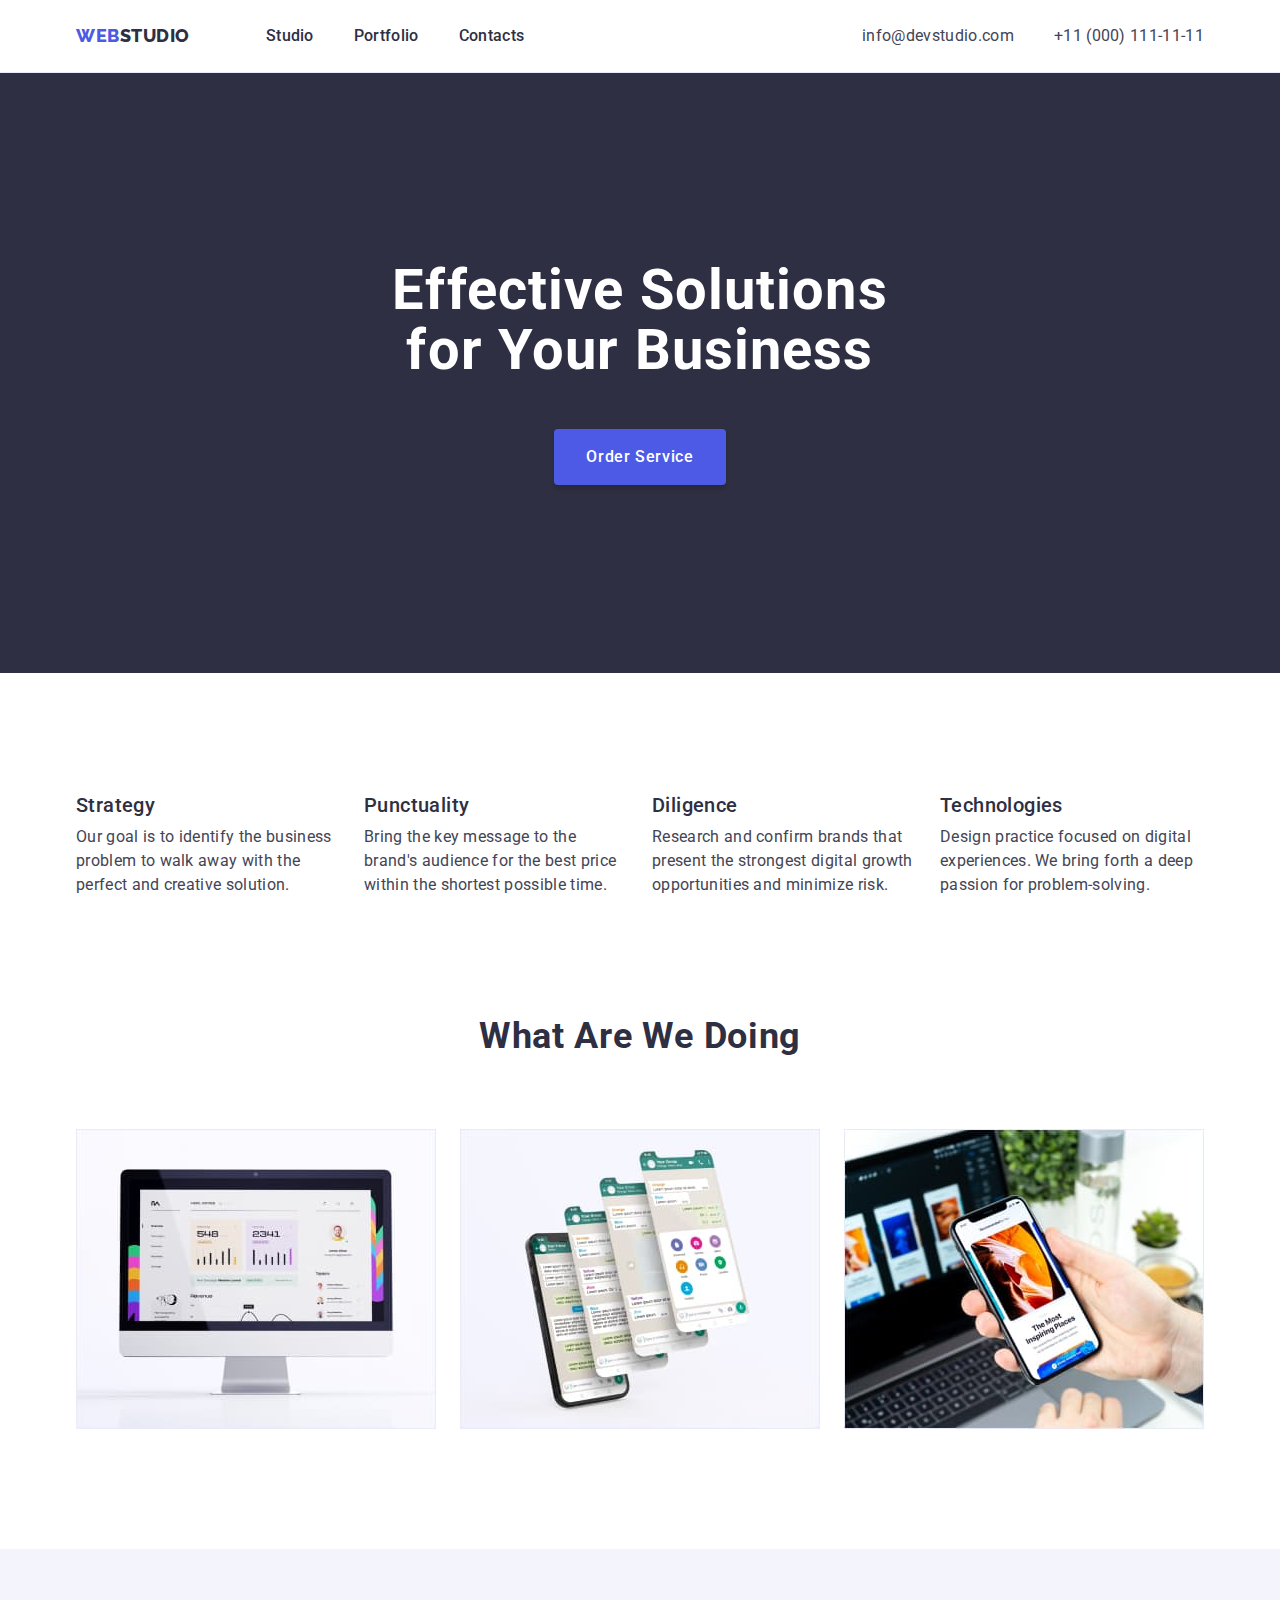
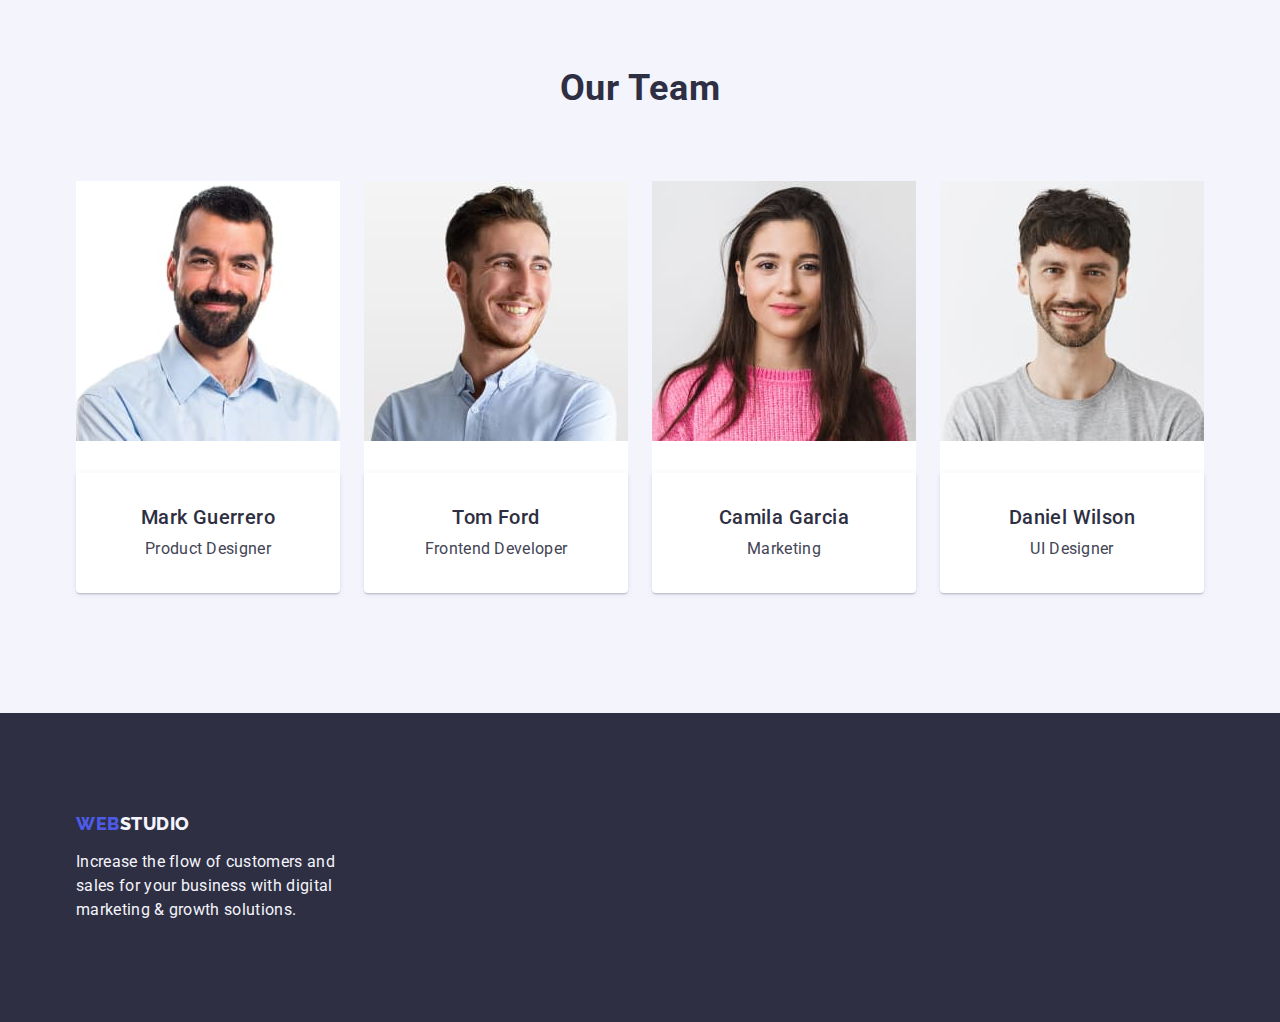
<file: index.html>
<!DOCTYPE html>
<html lang="en">
  <head>
    <meta charset="UTF-8" />
    <meta http-equiv="X-UA-Compatible" content="IE=edge" />
    <meta name="viewport" content="width=device-width, initial-scale=1.0" />
    <title>WebStudio</title>
    <link rel="preconnect" href="https://fonts.googleapis.com" />
    <link rel="preconnect" href="https://fonts.gstatic.com" crossorigin />
    <link
      href="https://fonts.googleapis.com/css2?family=Raleway:wght@800&family=Roboto:wght@400;500;700;900&display=swap"
      rel="stylesheet"
    />
    <link
      href="https://cdn.jsdelivr.net/npm/modern-normalize@1.1.0/modern-normalize.min.css"
      rel="stylesheet"
    />
    <link rel="stylesheet" href="./css/styles.css" />
  </head>
  <body>
    <header class="header">
      <div class="header-flex container">
        <nav class="nav">
          <a class="logo link" href="./index.html"
            >Web<span class="logo-text">Studio</span></a
          >
          <ul class="site-nav list">
            <li class="item">
              <a class="nav-link link" href="./index.html">Studio</a>
            </li>
            <li class="item">
              <a class="nav-link link" href="./portfolio.html">Portfolio</a>
            </li>
            <li class="item">
              <a class="nav-link link" href="">Contacts</a>
            </li>
          </ul>
        </nav>
        <address class="address">
          <ul class="site-address list">
            <li class="item">
              <a class="address-link link" href="mailto:info@devstudio.com"
                >info@devstudio.com</a
              >
            </li>
            <li class="item">
              <a class="address-link link" href="tel:+110001111111"
                >+11 (000) 111-11-11</a
              >
            </li>
          </ul>
        </address>
      </div>
    </header>
    <main class="main">
      <section class="hero-section">
        <div class="hero container">
          <h1 class="title">Effective Solutions for Your Business</h1>

          <button class="title-btn" type="button">Order Service</button>
        </div>
      </section>
      <section class="feature-section">
        <div class="container">
          <h2 class="features-title visually-hidden">Features</h2>
          <ul class="features list">
            <li class="feature-content">
              <h3 class="feature-subject">Strategy</h3>
              <p class="feature-text">
                Our goal is to identify the business problem to walk away with
                the perfect and creative solution.
              </p>
            </li>
            <li class="feature-content">
              <h3 class="feature-subject">Punctuality</h3>
              <p class="feature-text">
                Bring the key message to the brand's audience for the best price
                within the shortest possible time.
              </p>
            </li>
            <li class="feature-content">
              <h3 class="feature-subject">Diligence</h3>
              <p class="feature-text">
                Research and confirm brands that present the strongest digital
                growth opportunities and minimize risk.
              </p>
            </li>
            <li class="feature-content">
              <h3 class="feature-subject">Technologies</h3>
              <p class="feature-text">
                Design practice focused on digital experiences. We bring forth a
                deep passion for problem-solving.
              </p>
            </li>
          </ul>
        </div>
      </section>
      <section class="products-section">
        <div class="container">
          <h2 class="products-title">What are we doing</h2>
          <ul class="products-list list">
            <li class="products-item">
              <img
                class="product-img"
                src="./images/img-1.jpg"
                alt="Graphics on the monitor"
                width="360"
                height="300"
              />
            </li>
            <li class="products-item">
              <img
                class="product-img"
                src="./images/img-2.jpg"
                alt="Mobile application pages"
                width="360"
                height="300"
              />
            </li>
            <li class="products-item">
              <img
                class="product-img"
                src="./images/img-3.jpg"
                alt="Mobile App"
                width="360"
                height="300"
              />
            </li>
          </ul>
        </div>
      </section>
      <section class="team-cards">
        <div class="container">
          <h2 class="team-title">Our Team</h2>
          <ul class="cards list">
            <li class="card">
              <img
                class="card-img"
                src="./images/member1.jpg"
                alt="Project participant"
                width="264"
                height="260"
              />
              <div class="card-info">
                <h3 class="card-caption">Mark Guerrero</h3>
                <p class="card-text">Product Designer</p>
              </div>
            </li>
            <li class="card">
              <img
                class="card-img"
                src="./images/member2.jpg"
                alt="Project participant"
                width="264"
                height="260"
              />
              <div class="card-info">
                <h3 class="card-caption">Tom Ford</h3>
                <p class="card-text">Frontend Developer</p>
              </div>
            </li>
            <li class="card">
              <img
                class="card-img"
                src="./images/member3.jpg"
                alt="Project participant"
                width="264"
                height="260"
              />
              <div class="card-info">
                <h3 class="card-caption">Camila Garcia</h3>
                <p class="card-text">Marketing</p>
              </div>
            </li>
            <li class="card">
              <img
                class="card-img"
                src="./images/member4.jpg"
                alt="Project participant"
                width="264"
                height="260"
              />
              <div class="card-info">
                <h3 class="card-caption">Daniel Wilson</h3>
                <p class="card-text">UI Designer</p>
              </div>
            </li>
          </ul>
        </div>
      </section>
    </main>
    <footer class="footer">
      <div class="footer-info container">
        <a class="logo link" href="./index.html"
          >Web<span class="logo-footer">Studio</span></a
        >
        <p class="footer-text">
          Increase the flow of customers and sales for your business with
          digital marketing & growth solutions.
        </p>
      </div>
    </footer>
  </body>
</html>
</file>
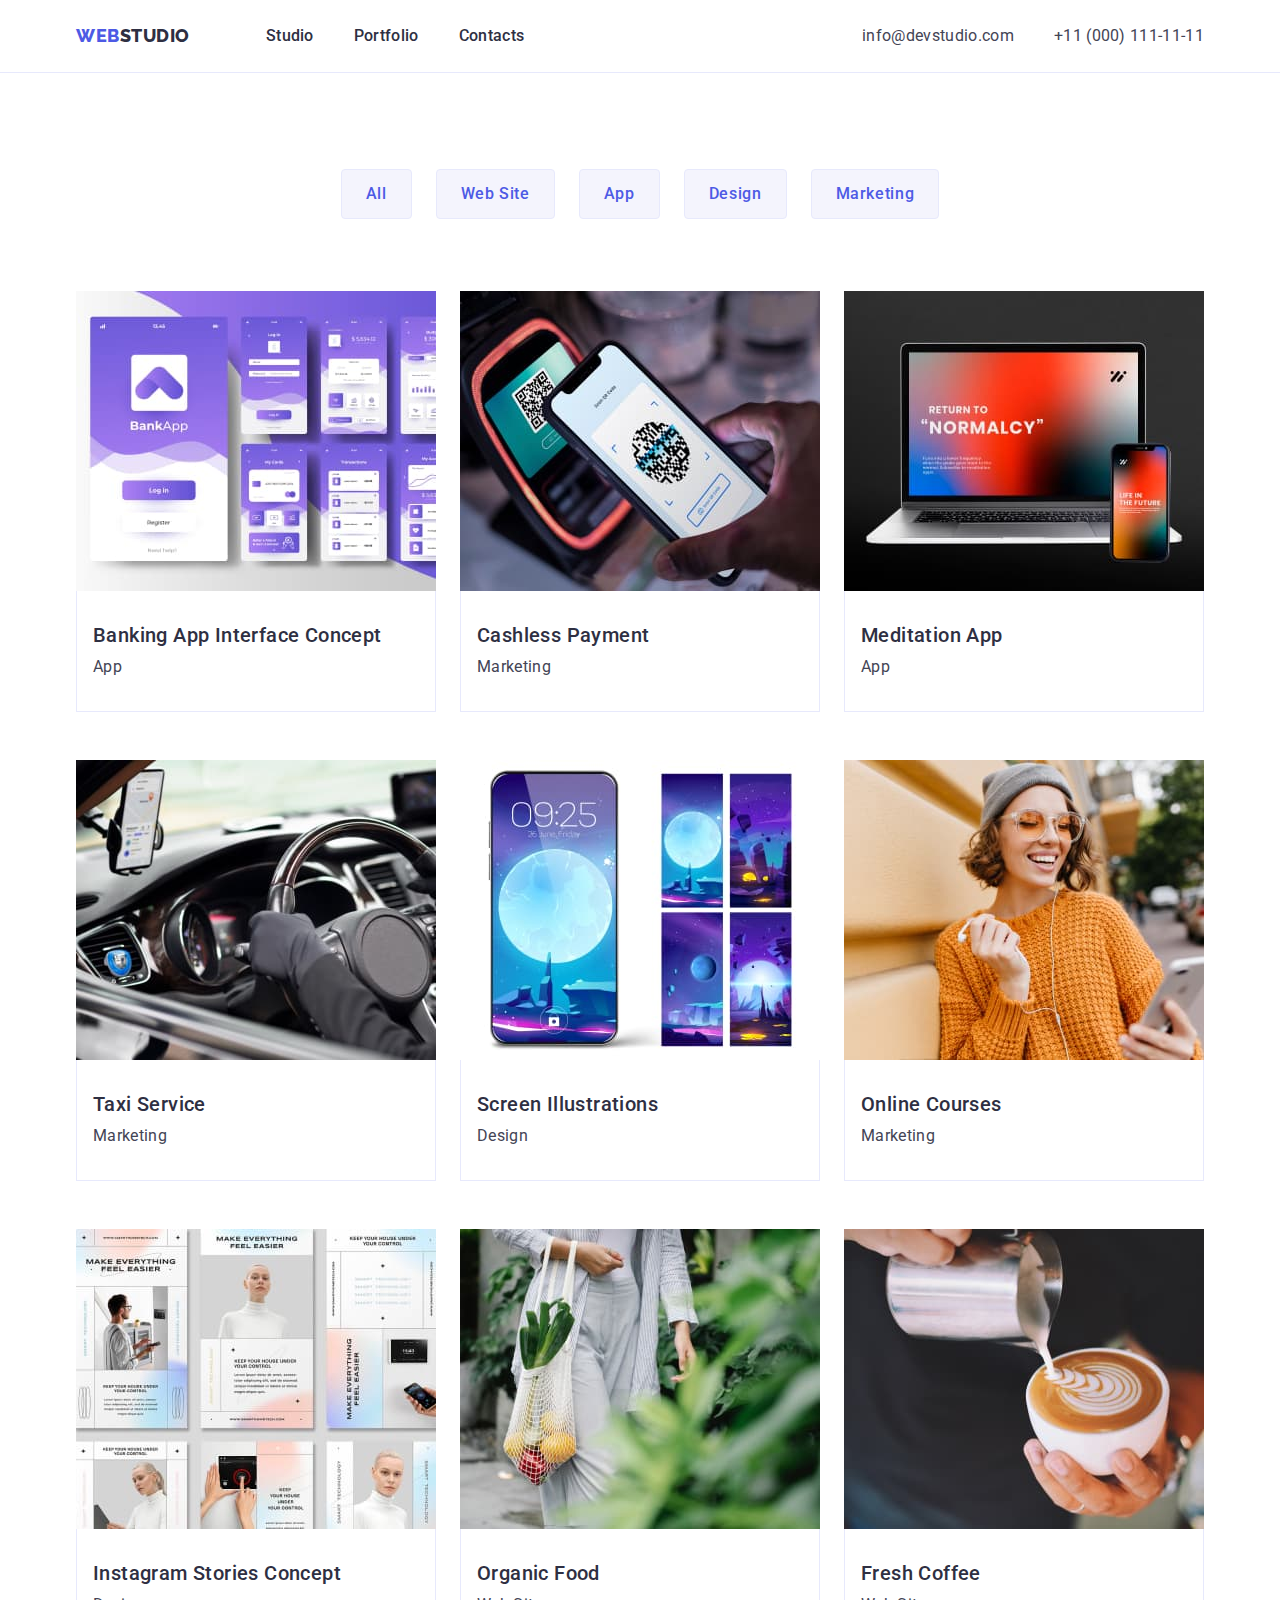
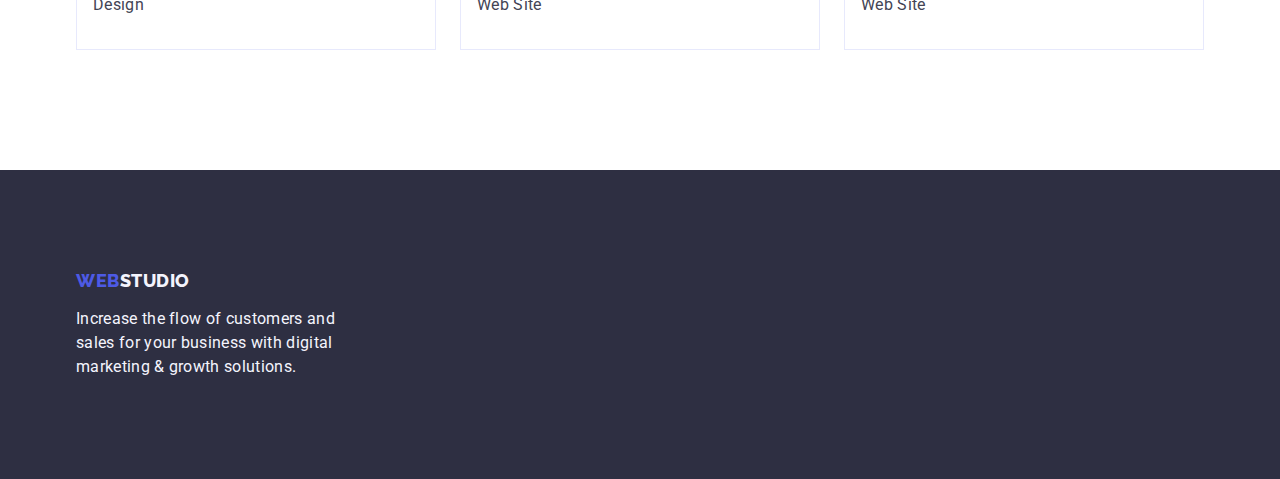
<file: portfolio.html>
<!DOCTYPE html>
<html lang="en">
  <head>
    <meta charset="UTF-8" />
    <meta http-equiv="X-UA-Compatible" content="IE=edge" />
    <meta name="viewport" content="width=device-width, initial-scale=1.0" />
    <title>WebStudio</title>
    <link rel="preconnect" href="https://fonts.googleapis.com" />
    <link rel="preconnect" href="https://fonts.gstatic.com" crossorigin />
    <link
      href="https://fonts.googleapis.com/css2?family=Raleway:wght@800&family=Roboto:wght@400;500;700;900&display=swap"
      rel="stylesheet"
    />
    <link
      href="https://cdn.jsdelivr.net/npm/modern-normalize@1.1.0/modern-normalize.min.css"
      rel="stylesheet"
    />
    <link rel="stylesheet" href="./css/styles.css" />
  </head>
  <body>
    <header class="header">
      <div class="header-flex container">
        <nav class="nav">
          <a class="logo link" href="./index.html"
            >Web<span class="logo-text">Studio</span></a
          >
          <ul class="site-nav list">
            <li class="item">
              <a class="nav-link link" href="./index.html">Studio</a>
            </li>
            <li class="item">
              <a class="nav-link link" href="./portfolio.html">Portfolio</a>
            </li>
            <li class="item">
              <a class="nav-link link" href="">Contacts</a>
            </li>
          </ul>
        </nav>
        <address class="address">
          <ul class="site-address list">
            <li class="item">
              <a class="address-link link" href="mailto:info@devstudio.com"
                >info@devstudio.com</a
              >
            </li>
            <li class="item">
              <a class="address-link link" href="tel:+110001111111"
                >+11 (000) 111-11-11</a
              >
            </li>
          </ul>
        </address>
      </div>
    </header>
    <main>
      <section class="portfolio">
        <div class="container">
          <h1 class="visually-hidden">Our Portfolio</h1>
          <ul class="portfolio-buttons list">
            <li><button class="portfolio-btn" type="button">All</button></li>
            <li>
              <button class="portfolio-btn" type="button">Web Site</button>
            </li>
            <li><button class="portfolio-btn" type="button">App</button></li>
            <li><button class="portfolio-btn" type="button">Design</button></li>
            <li>
              <button class="portfolio-btn" type="button">Marketing</button>
            </li>
          </ul>
          <ul class="portfolio-cards list">
            <li class="portfolio-item">
              <a class="link-card link" href=""
                ><img
                  class="link-card-img"
                  src="./images/portfolio-img/pf-img1.jpg"
                  alt="Banking App Interface Concept"
                  width="360"
                  height="300"
                />
                <div class="portfolio-info-card">
                  <h2 class="card-subject">Banking App Interface Concept</h2>
                  <p class="link-card-text">App</p>
                </div></a
              >
            </li>
            <li class="portfolio-item">
              <a class="link-card link" href=""
                ><img
                  class="link-card-img"
                  src="./images/portfolio-img/pf-img2.jpg"
                  alt="Cashless Payment"
                  width="360"
                  height="300"
                />
                <div class="portfolio-info-card">
                  <h2 class="card-subject">Cashless Payment</h2>
                  <p class="link-card-text">Marketing</p>
                </div></a
              >
            </li>
            <li class="portfolio-item">
              <a class="link-card link" href=""
                ><img
                  class="link-card-img"
                  src="./images/portfolio-img/pf-img3.jpg"
                  alt="Meditation App"
                  width="360"
                  height="300"
                />
                <div class="portfolio-info-card">
                  <h2 class="card-subject">Meditation App</h2>
                  <p class="link-card-text">App</p>
                </div></a
              >
            </li>
            <li class="portfolio-item">
              <a class="link-card link" href=""
                ><img
                  class="link-card-img"
                  src="./images/portfolio-img/pf-img4.jpg"
                  alt="Taxi Service"
                  width="360"
                  height="300"
                />
                <div class="portfolio-info-card">
                  <h2 class="card-subject">Taxi Service</h2>
                  <p class="link-card-text">Marketing</p>
                </div></a
              >
            </li>
            <li class="portfolio-item">
              <a class="link-card link" href=""
                ><img
                  class="link-card-img"
                  src="./images/portfolio-img/pf-img5.jpg"
                  alt="Screen Illustrations"
                  width="360"
                  height="300"
                />
                <div class="portfolio-info-card">
                  <h2 class="card-subject">Screen Illustrations</h2>
                  <p class="link-card-text">Design</p>
                </div></a
              >
            </li>
            <li class="portfolio-item">
              <a class="link-card link" href=""
                ><img
                  class="link-card-img"
                  src="./images/portfolio-img/pf-img6.jpg"
                  alt="Online Courses"
                  width="360"
                  height="300"
                />
                <div class="portfolio-info-card">
                  <h2 class="card-subject">Online Courses</h2>
                  <p class="link-card-text">Marketing</p>
                </div></a
              >
            </li>
            <li class="portfolio-item">
              <a class="link-card link" href=""
                ><img
                  class="link-card-img"
                  src="./images/portfolio-img/pf-img7.jpg"
                  alt="Instagram Stories Concept"
                  width="360"
                  height="300"
                />
                <div class="portfolio-info-card">
                  <h2 class="card-subject">Instagram Stories Concept</h2>
                  <p class="link-card-text">Design</p>
                </div></a
              >
            </li>
            <li class="portfolio-item">
              <a class="link-card link" href=""
                ><img
                  class="link-card-img"
                  src="./images/portfolio-img/pf-img8.jpg"
                  alt="Organic Food"
                  width="360"
                  height="300"
                />
                <div class="portfolio-info-card">
                  <h2 class="card-subject">Organic Food</h2>
                  <p class="link-card-text">Web Site</p>
                </div></a
              >
            </li>
            <li class="portfolio-item">
              <a class="link-card link" href=""
                ><img
                  class="link-card-img"
                  src="./images/portfolio-img/pf-img9.jpg"
                  alt="Fresh Coffee"
                  width="360"
                  height="300"
                />
                <div class="portfolio-info-card">
                  <h2 class="card-subject">Fresh Coffee</h2>
                  <p class="link-card-text">Web Site</p>
                </div>
              </a>
            </li>
          </ul>
        </div>
      </section>
    </main>
    <footer class="footer">
      <div class="footer-info container">
        <a class="logo link" href="./index.html"
          >Web<span class="logo-footer">Studio</span></a
        >
        <p class="footer-text">
          Increase the flow of customers and sales for your business with
          digital marketing & growth solutions.
        </p>
      </div>
    </footer>
  </body>
</html>
</file>
<file: css/styles.css>
/* reset start */
h1,
h2,
h3,
h4,
h5,
h6,
p {
  margin: 0;
}
ul {
  margin: 0;
  padding: 0;
  list-style: none;
}
img {
  display: block;
}
/* reset end */
:root {
  --color-primary-brand: #4d5ae5;
  --color-pressed-state: #404bbf;
  --color-dark: #2e2f42;
  --color-success: #31d0aa;
  --color-text: #434455;
  --color-subtle: #8e8f99;
  --color-accent: #e7e9fc;
  --color-light: #f4f4fd;
  --color-modal-overlay: #2e2f42;
  --color-hero-background: #2e2f42;
  --color-white-background: #ffffff;
  --color-modal-background: #fcfcfc;
}
body {
  font-family: "Roboto", sans-serif;
  color: var(--color-text);
  background-color: var(--color-white-background);
}
.container {
  width: 1158px;
  padding-left: 15px;
  padding-right: 15px;
  margin-left: auto;
  margin-right: auto;
  /* outline: 2px solid red; */
  outline-offset: -2px;
}
.visually-hidden {
  position: absolute;
  width: 1px;
  height: 1px;
  margin: -1px;
  border: 0;
  padding: 0;

  white-space: nowrap;
  clip-path: inset(100%);
  clip: rect(0 0 0 0);
  overflow: hidden;
}
.header {
  background-color: --color-white-background;
  border-bottom: 1px solid var(--color-accent);
}
.logo {
  font-family: "Raleway", sans-serif;
  font-weight: 800;
  font-size: 18px;
  line-height: 1.17;
  align-items: center;
  letter-spacing: 0.03em;
  text-transform: uppercase;
  color: var(--color-primary-brand);
  margin-right: 76px;
}
.link {
  text-decoration: none;
}
.logo-text {
  color: var(--color-dark);
}
.nav {
  display: flex;
  align-items: center;
  margin-right: auto;
}
.site-nav {
  display: flex;
  gap: 40px;
}

.nav-link {
  display: block;
  padding-top: 24px;
  padding-bottom: 24px;
  font-weight: 500;
  font-size: 16px;
  line-height: 1.5;
  color: var(--color-dark);
  letter-spacing: 0.02em;
}
.nav-link:hover,
.nav-link:focus {
  color: var(--color-pressed-state);
}
.address {
  font-style: normal;
  letter-spacing: 0.02em;
}
.site-address {
  display: flex;
  gap: 40px;
}

.address-link,
.address-link {
  color: var(--color-text);
  font-weight: 400;
  font-size: 16px;
  line-height: 1.5;
}
.address-link:hover,
.address-link:focus {
  color: var(--color-pressed-state);
}
.header-flex {
  display: flex;
  align-items: center;
}
.hero-section {
  background-color: var(--color-hero-background);
  padding-top: 188px;
  padding-bottom: 188px;
}
.hero {
  text-align: center;
}
.title {
  margin: 0 auto;
  max-width: 496px;
  font-family: "Roboto";
  font-weight: 700;
  font-size: 56px;
  line-height: 1.07;
  letter-spacing: 0.02em;
  color: var(--color-white-background);
  text-align: center;
}
.title-btn {
  min-width: 169px;
  min-height: 56px;
  display: block;
  margin-left: auto;
  margin-right: auto;
  margin-top: 48px;
  padding: 16px 32px;

  color: var(--color-white-background);
  background-color: var(--color-primary-brand);
  box-shadow: 0px 4px 4px rgba(0, 0, 0, 0.15);
  border: none;
  border-radius: 4px;
  font-family: inherit;
  font-weight: 500;
  font-size: 16px;
  line-height: 1.5;
  letter-spacing: 0.04em;
  cursor: pointer;
}
.title-btn:hover,
.title-btn:focus {
  background-color: var(--color-pressed-state);
}
.feature-section {
  padding-top: 120px;
  padding-bottom: 120px;
}
.features {
  display: flex;
  gap: 24px;
}
.feature-content {
  flex-basis: calc((100% - 72px) / 4);
}
.feature-subject {
  font-weight: 500;
  font-size: 20px;
  line-height: 1.2;
  letter-spacing: 0.02em;
  color: var(--color-dark);
  margin-bottom: 8px;
}
.feature-text {
  font-weight: 400;
  font-size: 16px;
  line-height: 1.5;
  letter-spacing: 0.02em;
  color: var(--color-text);
}
.products-section {
  padding-bottom: 120px;
}
.products-title {
  font-weight: 700;
  font-size: 36px;
  line-height: 40px;
  letter-spacing: 0.02em;
  text-transform: capitalize;
  color: var(--color-dark);
  line-height: 1.11;
  text-align: center;
  /* margin-left: auto;
  margin-right: auto; */
  /* max-width: 324px; */
  margin-bottom: 72px;
}
.products-list {
  display: flex;
  gap: 24px;
}
.products-item {
  flex-basis: calc((100%-24px * 2) / 3);
}
/* .product-img {
} */
.team-cards {
  background-color: var(--color-light);
  padding-top: 120px;
  padding-bottom: 120px;
}
.team-title {
  margin-bottom: 72px;
  /* margin-left: auto;
  margin-right: auto; */
  font-weight: 700;
  font-size: 36px;
  line-height: 1.11;
  letter-spacing: 0.02em;
  text-transform: capitalize;
  color: var(--color-dark);
  text-align: center;
  /* max-width: 163px;
  min-height: 40px; */
}
.cards {
  display: flex;
  gap: 24px;
}
.card {
  background-color: var(--color-white-background);
  flex-basis: calc((100%-24 * 3) / 4);
}
.card-img {
  margin-bottom: 32px;
}
.card-info {
  padding: 32px 16px;
  text-align: center;
  box-shadow: 0px 1px 6px rgba(46, 47, 66, 0.08),
    0px 1px 1px rgba(46, 47, 66, 0.16), 0px 2px 1px rgba(46, 47, 66, 0.08);
  border-radius: 0px 0px 4px 4px;
}
.card-caption {
  font-weight: 500;
  font-size: 20px;
  line-height: 1.2;
  letter-spacing: 0.02em;
  color: var(--color-dark);
  margin-bottom: 8px;
}
.card-text {
  font-weight: 400;
  font-size: 16px;
  line-height: 24px;
  letter-spacing: 0.02em;
  color: var(--color-text);
}
.footer {
  background-color: var(--color-dark);
  padding-top: 100px;
  padding-bottom: 100px;
}
.logo-footer {
  color: var(--color-light);
}
.footer-info .logo {
  margin-bottom: 16px;
  margin-right: 0;
  display: inline-block;
}
.footer-text {
  font-weight: 400;
  font-size: 16px;
  line-height: 1.5;
  letter-spacing: 0.02em;
  color: var(--color-light);
  max-width: 264px;
}
/**
  |============================
  | PORTFOLIO
  |============================
*/
.portfolio {
  padding-top: 96px;
  padding-bottom: 120px;
}
.portfolio-buttons {
  display: flex;
  gap: 24px;
  justify-content: center;
  margin-bottom: 72px;
}
.portfolio-btn {
  background-color: var(--color-light);
  color: var(--color-primary-brand);
  border: 1px solid var(--color-accent);
  font-family: inherit;
  font-weight: 500;
  font-size: 16px;
  line-height: 1.5;
  border-radius: 4px;
  cursor: pointer;
  letter-spacing: 0.04em;
  padding: 12px 24px;
}
.portfolio-btn:hover,
.portfolio-btn:focus {
  background-color: var(--color-pressed-state);
  color: var(--color-white-background);
  border: 1px solid transparent;
}
.portfolio-cards {
  display: flex;
  column-gap: 24px;
  row-gap: 48px;
  flex-wrap: wrap;
}
.portfolio-item {
}
.link-card {
  background-color: var(--color-white-background);
  flex-basis: calc((100%-24px * 2) / 3);
}

.portfolio-info-card {
  border: 1px solid var(--color-accent);
  padding: 32px 16px;
  border-top: none;
}
.card-subject {
  margin-bottom: 8px;
  font-weight: 500;
  font-size: 20px;
  line-height: 1.2;
  letter-spacing: 0.02em;
  color: var(--color-dark);
  font-style: normal;
}
.link-card-text {
  font-weight: 400;
  font-size: 16px;
  line-height: 1.5;
  letter-spacing: 0.02em;
  color: var(--color-text);
}
</file>
